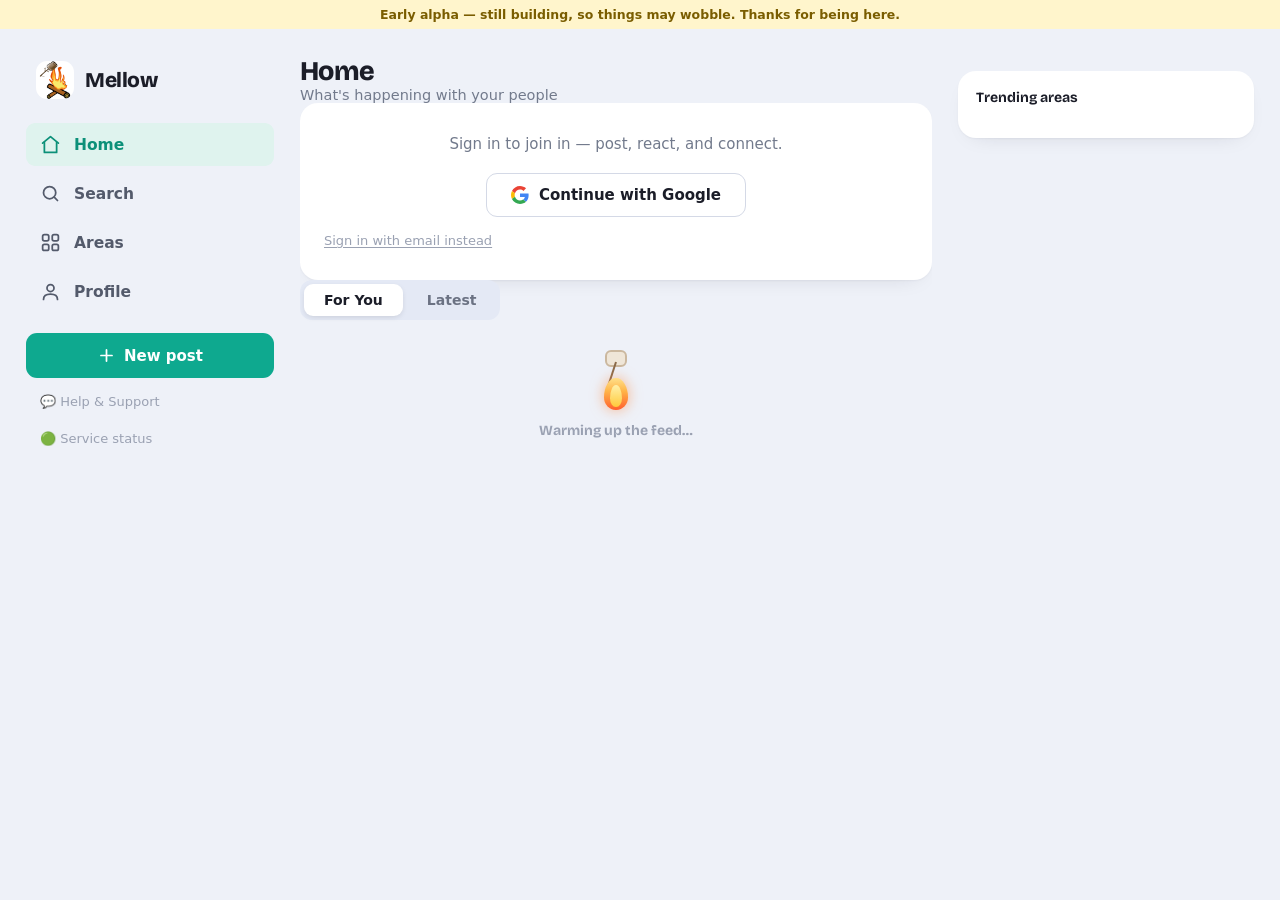
<file: app/index.html>
<html>
<head>
  <meta charset="utf-8" />
  <meta name="viewport" content="width=device-width, initial-scale=1" />
  <title>Mellow</title>
  <link rel="icon" href="assets/logo.png" />
  <link rel="manifest" href="manifest.webmanifest" />
  <link rel="apple-touch-icon" href="assets/icon-192.png" />
  <script>if('serviceWorker' in navigator){window.addEventListener('load',function(){navigator.serviceWorker.register('sw.js').catch(function(){});});}</script>
  <meta name="description" content="Social media that's actually on your side — a friendlier, safer place to be online." />
  <meta name="theme-color" content="#0ea98f" />
  <!-- Link preview (Open Graph / Twitter) -->
  <meta property="og:type" content="website" />
  <meta property="og:site_name" content="Mellow" />
  <meta property="og:title" content="Mellow" />
  <meta property="og:description" content="Social media that's actually on your side — a friendlier, safer place to be online." />
  <meta property="og:url" content="https://cooldude1259.github.io/my-social-media/app/index.html" />
  <meta property="og:image" content="https://cooldude1259.github.io/my-social-media/app/assets/logo.png" />
  <meta property="og:image:alt" content="Mellow" />
  <meta name="twitter:card" content="summary_large_image" />
  <meta name="twitter:title" content="Mellow" />
  <meta name="twitter:description" content="Social media that's actually on your side — a friendlier, safer place to be online." />
  <meta name="twitter:image" content="https://cooldude1259.github.io/my-social-media/app/assets/logo.png" />
  <link rel="preconnect" href="https://fonts.googleapis.com">
  <link rel="preconnect" href="https://fonts.gstatic.com" crossorigin>
  <link href="https://fonts.googleapis.com/css2?family=Bricolage+Grotesque:opsz,wght@12..96,500;12..96,600;12..96,700;12..96,800&family=Hanken+Grotesque:wght@400;500;600;700&display=swap" rel="stylesheet">
  <link rel="stylesheet" href="styles.css" />
  <!-- Theme helpers: defined inline (no module/Supabase deps) so they are
       always callable from the console — applyTheme/setActiveStyle/etc. -->
  <script>
    (function () {
      var THEME_VARS = [
        'primary','primary-hover','primary-deep','primary-soft','brand-grad',
        'text','text-body','text-soft','text-muted','text-faint','placeholder',
        'bg','surface','surface-2','surface-3','surface-4',
        'border','border-2','border-strong','hairline',
        'like','danger','font-head','font-body',
        'radius-card','radius-btn','radius-pill','shadow-card'
      ];
      var STYLE_KEY = 'ce_active_style';
      function applyTheme(row) {
        if (!row) return;
        var root = document.documentElement.style;
        for (var i = 0; i < THEME_VARS.length; i++) {
          var key = THEME_VARS[i];
          var v = row[key];
          if (v == null) v = row[key.replace(/-/g, '_')];
          if (v != null && v !== '') root.setProperty('--' + key, String(v));
        }
      }
      function clearTheme() {
        var root = document.documentElement.style;
        for (var i = 0; i < THEME_VARS.length; i++) root.removeProperty('--' + THEME_VARS[i]);
      }
      function setActiveStyle(row) {
        applyTheme(row);
        try { localStorage.setItem(STYLE_KEY, JSON.stringify(row)); } catch (e) {}
      }
      function resetActiveStyle() {
        try { localStorage.removeItem(STYLE_KEY); } catch (e) {}
        clearTheme(); // reverts to the :root defaults in styles.css
      }
      window.applyTheme = applyTheme;
      window.clearTheme = clearTheme;
      window.setActiveStyle = setActiveStyle;
      window.resetActiveStyle = resetActiveStyle;
      // Apply a locally-saved style right away (no flash, no dependencies).
      try { var c = localStorage.getItem(STYLE_KEY); if (c) applyTheme(JSON.parse(c)); } catch (e) {}

      // Motion mode: calm by default, "more motion" is opt-in. The html class
      // gates extra animations (CSS) and the escape button (CSS shows it).
      var MOTION_KEY = 'mellow_more_motion';
      function setMoreMotion(on) {
        document.documentElement.classList.toggle('motion-more', !!on);
        try { localStorage.setItem(MOTION_KEY, on ? '1' : '0'); } catch (e) {}
        var t = document.getElementById('moreMotionToggle');
        if (t) t.checked = !!on;
      }
      window.setMoreMotion = setMoreMotion;
      window.isMoreMotion = function () { return document.documentElement.classList.contains('motion-more'); };
      try { if (localStorage.getItem(MOTION_KEY) === '1') document.documentElement.classList.add('motion-more'); } catch (e) {}

      // TADC mode: characters peek in from the bottom corners.
      var TADC_KEY = 'mellow_tadc';
      function setTadc(on) {
        document.documentElement.classList.toggle('tadc', !!on);
        try { localStorage.setItem(TADC_KEY, on ? '1' : '0'); } catch (e) {}
        var t = document.getElementById('tadcToggle');
        if (t) t.checked = !!on;
      }
      window.setTadc = setTadc;
      window.isTadc = function () { return document.documentElement.classList.contains('tadc'); };
      try { if (localStorage.getItem(TADC_KEY) === '1') document.documentElement.classList.add('tadc'); } catch (e) {}
    })();
  </script>
</head>
<body>
  <div id="toast"></div>
  <button id="motionOffBtn" data-act="motion-off">🎢 Turn off more motion</button>
  <button id="shredGuiBtn" data-act="shred-gui">🪓 Shred GUI</button>
  <div id="tadcOverlay" aria-hidden="true"></div>
  <img id="tadcLeft" class="tadc-corner tadc-left" src="assets/scene.avif" alt="" aria-hidden="true" onerror="this.remove()" />
  <img id="tadcRight" class="tadc-corner tadc-right" src="assets/pomni.avif" alt="" aria-hidden="true" onerror="this.remove()" />
  <div class="alpha-banner">Early alpha — still building, so things may wobble. Thanks for being here.</div>

  <!-- Mobile top bar -->
  <div class="mobile-top-bar">
    <div class="brand" style="padding:0">
      <div class="logo-mark" style="width:32px;height:32px;font-size:17px;border-radius:9px"><img src="assets/logo.png" alt="Mellow" onerror="this.replaceWith(document.createTextNode('M'))"></div>
      <div class="brand-name" style="font-size:18px">Mellow</div>
    </div>
    <span class="av hidden" id="mobileAvatar" style="width:32px;height:32px;font-size:13px;background:var(--primary);cursor:pointer"></span>
  </div>

  <div class="shell">
    <!-- Sidebar -->
    <aside class="sidebar">
      <div class="brand">
        <div class="logo-mark"><img src="assets/logo.png" alt="Mellow" onerror="this.replaceWith(document.createTextNode('M'))"></div>
        <div class="brand-name">Mellow</div>
      </div>
      <button class="nav-item active" id="navHome" data-screen="home">
        <svg viewBox="0 0 24 24" fill="none" stroke="currentColor" stroke-width="2" stroke-linecap="round" stroke-linejoin="round"><path d="M3 10.5 12 3l9 7.5"/><path d="M5 9.5V21h14V9.5"/></svg>
        <span data-i18n="nav.home">Home</span>
      </button>
      <button class="nav-item" id="navSearch" data-screen="search">
        <svg viewBox="0 0 24 24" fill="none" stroke="currentColor" stroke-width="2" stroke-linecap="round" stroke-linejoin="round"><circle cx="11" cy="11" r="7"/><path d="m20 20-3.2-3.2"/></svg>
        <span data-i18n="nav.search">Search</span>
      </button>
      <button class="nav-item" id="navAreas" data-screen="areas">
        <svg viewBox="0 0 24 24" fill="none" stroke="currentColor" stroke-width="2" stroke-linecap="round" stroke-linejoin="round"><rect x="3" y="3" width="7" height="7" rx="2"/><rect x="14" y="3" width="7" height="7" rx="2"/><rect x="3" y="14" width="7" height="7" rx="2"/><rect x="14" y="14" width="7" height="7" rx="2"/></svg>
        <span data-i18n="nav.areas">Areas</span>
      </button>
      <button class="nav-item" id="navProfile" data-screen="profile">
        <svg viewBox="0 0 24 24" fill="none" stroke="currentColor" stroke-width="2" stroke-linecap="round" stroke-linejoin="round"><circle cx="12" cy="8" r="4"/><path d="M4 21c0-4 3.6-6 8-6s8 2 8 6"/></svg>
        <span data-i18n="nav.profile">Profile</span>
      </button>
      <button class="new-post-btn" id="sidebarNewPost">
        <svg viewBox="0 0 24 24" fill="none" stroke="currentColor" stroke-width="2.2" stroke-linecap="round"><path d="M12 5v14M5 12h14"/></svg>
        <span data-i18n="nav.new_post">New post</span>
      </button>
      <div class="me-row hidden" id="sidebarMe">
        <span class="av" id="sidebarAvatar" style="width:38px;height:38px;font-size:15px;background:var(--primary)"></span>
        <div>
          <div class="me-name" id="sidebarName"></div>
          <div class="me-sub" data-i18n="common.you">You</div>
        </div>
      </div>
      <button class="signout-btn" data-act="support">💬 <span data-i18n="support.help">Help &amp; Support</span></button>
      <button class="signout-btn" data-act="status">🟢 <span data-i18n="support.status">Service status</span></button>
      <button class="signout-btn hidden" id="signOutBtn" data-i18n="nav.sign_out">Sign out</button>
      <!-- kept hidden for JS compat -->
      <button class="hidden" id="myReportsBtn"></button>
      <button class="hidden" id="authUser"></button>
      <span class="hidden" id="userName"></span>
    </aside>

    <!-- Center column -->
    <main class="center-col">

      <!-- Home screen -->
      <div id="homeView">
        <div>
          <div class="page-head"><h1 data-i18n="home.title">Home</h1></div>
          <p class="page-sub" data-i18n="home.subtitle">What's happening with your people</p>
        </div>
        <div class="chips hidden" id="areaStrip"></div>
        <div id="announcements"></div>

        <div class="signin-card" id="signinPrompt">
          <p data-i18n="auth.sign_in_prompt">Sign in to join in — post, react, and connect.</p>
          <button class="btn-google" id="signInBtn">
            <svg viewBox="0 0 48 48" aria-hidden="true">
              <path fill="#EA4335" d="M24 9.5c3.54 0 6.71 1.22 9.21 3.6l6.85-6.85C35.9 2.38 30.47 0 24 0 14.62 0 6.51 5.38 2.56 13.22l7.98 6.19C12.43 13.72 17.74 9.5 24 9.5z"/>
              <path fill="#4285F4" d="M46.98 24.55c0-1.57-.15-3.09-.38-4.55H24v9.02h12.94c-.58 2.96-2.26 5.48-4.78 7.18l7.73 6c4.51-4.18 7.09-10.36 7.09-17.65z"/>
              <path fill="#FBBC05" d="M10.53 28.59c-.48-1.45-.76-2.99-.76-4.59s.27-3.14.76-4.59l-7.98-6.19C.92 16.46 0 20.12 0 24c0 3.88.92 7.54 2.56 10.78l7.97-6.19z"/>
              <path fill="#34A853" d="M24 48c6.48 0 11.93-2.13 15.89-5.81l-7.73-6c-2.15 1.45-4.92 2.3-8.16 2.3-6.26 0-11.57-4.22-13.47-9.91l-7.98 6.19C6.51 42.62 14.62 48 24 48z"/>
            </svg>
            <span data-i18n="auth.sign_in_google">Continue with Google</span>
          </button>
          <button class="email-auth-toggle" id="emailAuthToggle" data-i18n="auth.sign_in_email_toggle">Sign in with email instead</button>
          <div class="email-auth-form" id="emailAuthForm">
            <input type="email" id="emailAuthEmail" placeholder="Email" autocomplete="email" data-i18n-placeholder="auth.email" />
            <input type="password" id="emailAuthPassword" placeholder="Password" autocomplete="current-password" data-i18n-placeholder="auth.password" />
            <button type="button" class="btn-email" id="emailAuthSubmit" data-i18n="auth.sign_in">Sign in</button>
            <div class="email-auth-err" id="emailAuthErr"></div>
          </div>
        </div>

        <div class="post-prompt hidden" id="postPrompt">
          <span class="av" id="promptAvatar" style="width:40px;height:40px;font-size:16px;background:var(--primary)"></span>
          <div class="post-prompt-fake" data-i18n="home.post_prompt">Share something with your people…</div>
          <button class="post-prompt-btn" id="postPromptBtn" data-i18n="home.post_button">Post</button>
        </div>

        <form class="composer-card hidden" id="composer">
          <div class="composer-row">
            <span class="av" id="composerAvatar" style="width:40px;height:40px;font-size:16px;background:var(--primary)"></span>
            <input class="composer-title-input" id="title" type="text" maxlength="200" placeholder="Add a title (optional)" data-i18n-placeholder="composer.title_placeholder" />
          </div>
          <textarea class="composer-body-input" id="content" rows="3" maxlength="4000" placeholder="What do you want to share?" data-i18n-placeholder="composer.body_placeholder"></textarea>
          <div class="composer-bar">
            <div class="area-picks" id="areaPicks"></div>
            <button type="submit" class="composer-submit" id="postBtn" data-i18n="home.post_button">Post</button>
          </div>
          <div class="status-msg" id="status"></div>
        </form>

        <div class="feed-tabs" id="feedToggle">
          <button class="feed-tab active" id="tabForYou" data-i18n="feed.for_you">For You</button>
          <button class="feed-tab" id="tabLatest" data-i18n="feed.latest">Latest</button>
          <video id="tabTransition" class="tab-transition" muted playsinline preload="auto" aria-hidden="true"></video>
        </div>

        <div id="posts"><div class="mellow-loader"><div class="ml-stage"><span class="ml-marsh"></span><span class="ml-stick"></span><span class="ml-flame"></span></div><div class="ml-label" data-i18n="feed.loading">Warming up the feed…</div></div></div>
      </div>

      <!-- Search screen -->
      <div id="searchView" class="hidden">
        <div>
          <div class="page-head"><h1 data-i18n="search.title">Search</h1></div>
          <p class="page-sub" data-i18n="search.subtitle">Find posts and people</p>
        </div>
        <div class="searchbox">
          <svg viewBox="0 0 24 24" fill="none" stroke="currentColor" stroke-width="2" stroke-linecap="round" stroke-linejoin="round"><circle cx="11" cy="11" r="7"/><path d="m20 20-3.2-3.2"/></svg>
          <input id="searchInput" type="text" placeholder="Search posts and people…" autocomplete="off" data-i18n-placeholder="search.placeholder" />
          <button class="search-clear-btn hidden" id="searchClear">×</button>
        </div>
        <!-- hidden legacy refs -->
        <div class="hidden" id="searchBar"></div>
        <div id="searchResults"><p class="empty" data-i18n="search.start_typing">Start typing to search…</p></div>
      </div>

      <!-- Areas screen -->
      <div id="areasView" class="hidden">
        <div>
          <div class="page-head"><h1 data-i18n="areas.title">Areas</h1></div>
          <p class="page-sub" data-i18n="areas.subtitle">Jump into a corner of the community</p>
        </div>
        <div class="areas-grid" id="areasGrid"></div>
        <button class="suggest-area-btn-big" id="suggestAreaTrigger" style="margin-top:14px" data-i18n="areas.suggest">+ Suggest an area</button>
      </div>

      <!-- Profile screen -->
      <div id="profileView" class="hidden">
        <div id="profileBody"></div>
      </div>

      <!-- My Reports screen -->
      <div id="myReportsView" class="hidden">
        <div class="page-head" style="margin-bottom:4px"><h1>My Reports</h1></div>
        <p class="page-sub" style="margin-bottom:16px">Track the status of your submitted reports</p>
        <!-- hidden legacy button -->
        <button class="hidden" id="backToFeedBtn"></button>
        <button class="hidden" id="backBtn"></button>
        <div id="reportsList"><p class="empty">No reports yet.</p></div>
      </div>

    </main>

    <!-- Right rail -->
    <aside class="right-rail">
      <div id="railAnnouncement"></div>
      <div class="rail-card">
        <img class="rail-gif" src="assets/trending.gif" alt="" aria-hidden="true" onerror="this.remove()" />
        <p class="rail-title">Trending areas</p>
        <div id="railAreas"></div>
      </div>
    </aside>
  </div>

  <!-- Mobile bottom tab bar -->
  <nav class="mobile-tabbar">
    <button class="tab-item active" data-screen="home">
      <svg viewBox="0 0 24 24" fill="none" stroke="currentColor" stroke-width="2" stroke-linecap="round" stroke-linejoin="round"><path d="M3 10.5 12 3l9 7.5"/><path d="M5 9.5V21h14V9.5"/></svg>
    <span data-i18n="nav.home">Home</span>
    </button>
    <button class="tab-item" data-screen="search">
      <svg viewBox="0 0 24 24" fill="none" stroke="currentColor" stroke-width="2" stroke-linecap="round" stroke-linejoin="round"><circle cx="11" cy="11" r="7"/><path d="m20 20-3.2-3.2"/></svg>
    <span data-i18n="nav.search">Search</span>
    </button>
    <button class="fab-tab" id="fabNewPost">
      <svg viewBox="0 0 24 24" fill="none" stroke="currentColor" stroke-width="2.4" stroke-linecap="round"><path d="M12 5v14M5 12h14"/></svg>
    </button>
    <button class="tab-item" data-screen="areas">
      <svg viewBox="0 0 24 24" fill="none" stroke="currentColor" stroke-width="2" stroke-linecap="round" stroke-linejoin="round"><rect x="3" y="3" width="7" height="7" rx="2"/><rect x="14" y="3" width="7" height="7" rx="2"/><rect x="3" y="14" width="7" height="7" rx="2"/><rect x="14" y="14" width="7" height="7" rx="2"/></svg>
    <span data-i18n="nav.areas">Areas</span>
    </button>
    <button class="tab-item" data-screen="profile">
      <svg viewBox="0 0 24 24" fill="none" stroke="currentColor" stroke-width="2" stroke-linecap="round" stroke-linejoin="round"><circle cx="12" cy="8" r="4"/><path d="M4 21c0-4 3.6-6 8-6s8 2 8 6"/></svg>
    <span data-i18n="nav.profile">Profile</span>
    </button>
  </nav>

  <!-- Report Modal -->
  <div class="modal-overlay" id="reportModal">
    <div class="modal-dialog">
      <button class="modal-close" id="reportModalClose">×</button>
      <div class="modal-header">Report <span id="reportWhat"></span></div>
      <div class="modal-body">
        <textarea id="reportReason" maxlength="1000" placeholder="Tell us why you're reporting this (required)"></textarea>
        <div id="reportStatus" style="text-align:center;min-height:20px;font-size:14px;color:var(--primary)"></div>
      </div>
      <div class="modal-footer">
        <button class="btn-cancel" id="reportCancel">Cancel</button>
        <button class="btn-primary-modal" id="reportSubmit">Submit Report</button>
      </div>
    </div>
  </div>

  <!-- Suggest Area Modal -->
  <div class="modal-overlay" id="suggestAreaModal">
    <div class="modal-dialog">
      <button class="modal-close" id="suggestAreaClose">×</button>
      <div class="modal-header">Suggest an Area</div>
      <div class="modal-body">
        <p style="color:#727a8c;font-size:13px">Suggestions are reviewed by admins. You'll stay anonymous.</p>
        <input id="suggestAreaName" type="text" maxlength="50" placeholder="Area name (required)" />
        <textarea id="suggestAreaReason" maxlength="300" placeholder="Why would this be useful? (optional)" style="min-height:80px"></textarea>
        <div id="suggestAreaStatus" style="text-align:center;min-height:18px;font-size:14px;color:var(--primary)"></div>
      </div>
      <div class="modal-footer">
        <button class="btn-cancel" id="suggestAreaCancel">Cancel</button>
        <button class="btn-primary-modal" id="suggestAreaSubmit">Submit Suggestion</button>
      </div>
    </div>
  </div>

  <!-- Settings Modal -->
  <div class="modal-overlay" id="settingsModal">
    <div class="modal-dialog">
      <button class="modal-close" data-act="close-settings">×</button>
      <div class="modal-header">⚙️ Settings</div>
      <div class="modal-body">
        <label class="setting-row">
          <div class="setting-text">
            <div class="setting-title" data-i18n="settings.language_title">Language</div>
            <div class="setting-sub" data-i18n="settings.language_sub">Choose your app language.</div>
          </div>
          <select class="setting-select" id="languageSelect">
            <option value="en-AU">English (Australia)</option>
            <option value="fr">Français</option>
            <option value="es-ES">Español (España)</option>
            <option value="de">Deutsch</option>
            <option value="el">Ελληνικά</option>
            <option value="ga-IE">Gaeilge</option>
            <option value="it">Italiano</option>
            <option value="ja">日本語</option>
            <option value="ko">한국어</option>
            <option value="nl">Nederlands</option>
            <option value="ru">Русский</option>
            <option value="lol">LOLCAT</option>
          </select>
        </label>
        <label class="setting-row">
          <div class="setting-text">
            <div class="setting-title">Add more motion</div>
            <div class="setting-sub">Mellow keeps things calm by default. Turn this on for extra playful animation — you can switch it off any time from the button up top.</div>
          </div>
          <span class="switch"><input type="checkbox" id="moreMotionToggle" /><span class="switch-track"></span></span>
        </label>
        <label class="setting-row">
          <div class="setting-text">
            <div class="setting-title">🎪 TADC mode</div>
            <div class="setting-sub">A little circus chaos — friends peek in from the bottom corners.</div>
          </div>
          <span class="switch"><input type="checkbox" id="tadcToggle" /><span class="switch-track"></span></span>
        </label>
        <div class="settings-experiments hidden" id="experimentSettings">
          <div class="section-label">Experimental buttons</div>
          <label class="setting-row">
            <div class="setting-text">
              <div class="setting-title">More motion button position</div>
              <div class="setting-sub">Move the motion escape button to a different corner.</div>
            </div>
            <select class="setting-select" id="motionBtnDock">
              <option value="top-right">Top right</option>
              <option value="top-left">Top left</option>
              <option value="bottom-right">Bottom right</option>
              <option value="bottom-left">Bottom left</option>
            </select>
          </label>
          <label class="setting-row">
            <div class="setting-text">
              <div class="setting-title">Shred GUI button position</div>
              <div class="setting-sub">Choose where the experimental GUI shredder floats.</div>
            </div>
            <select class="setting-select" id="shredBtnDock">
              <option value="bottom-left">Bottom left</option>
              <option value="top-left">Top left</option>
              <option value="bottom-right">Bottom right</option>
              <option value="top-right">Top right</option>
            </select>
          </label>
        </div>
      </div>
      <div class="modal-footer">
        <button class="btn-primary-modal" data-act="close-settings">Done</button>
      </div>
    </div>
  </div>

  <script>if(new URLSearchParams(location.search).has('debug')){var d=document.createElement('script');d.src='debug.js';document.head.appendChild(d);}</script>
  <script type="module" src="script.js"></script>
</body>
</html>
</file>
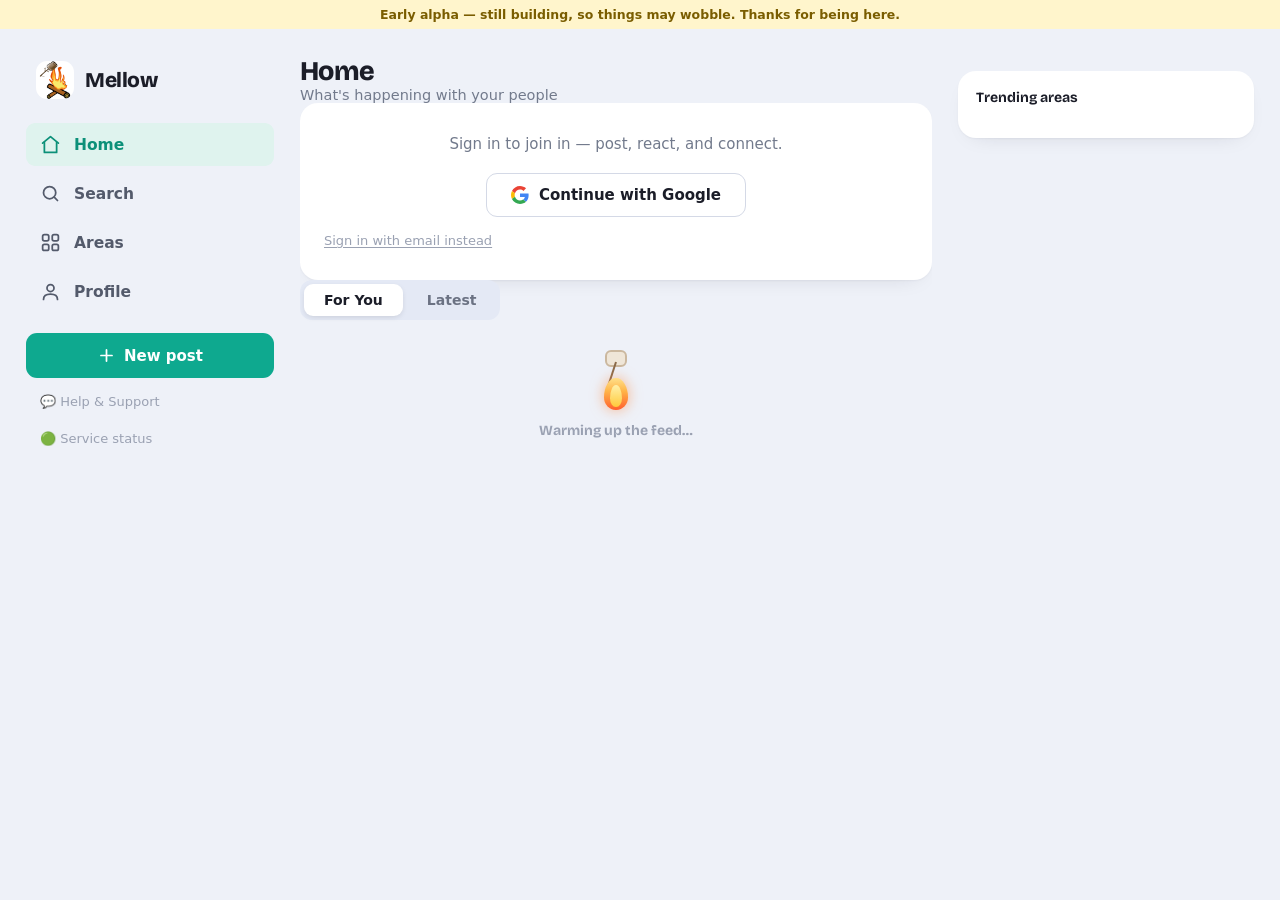
<file: app/experiments/index.html>
<!doctype html>
<html lang="en">
  <head>
    <meta charset="utf-8" />
    <meta name="viewport" content="width=device-width, initial-scale=1" />
    <title>Mellow Experiments</title>
    <script>
      (function () {
        var url = new URL('../index.html', location.href);
        var params = new URLSearchParams(location.search);
        params.set('experiments', '1');
        url.search = params.toString();
        url.hash = location.hash;
        location.replace(url.toString());
      })();
    </script>
  </head>
  <body></body>
</html>
</file>
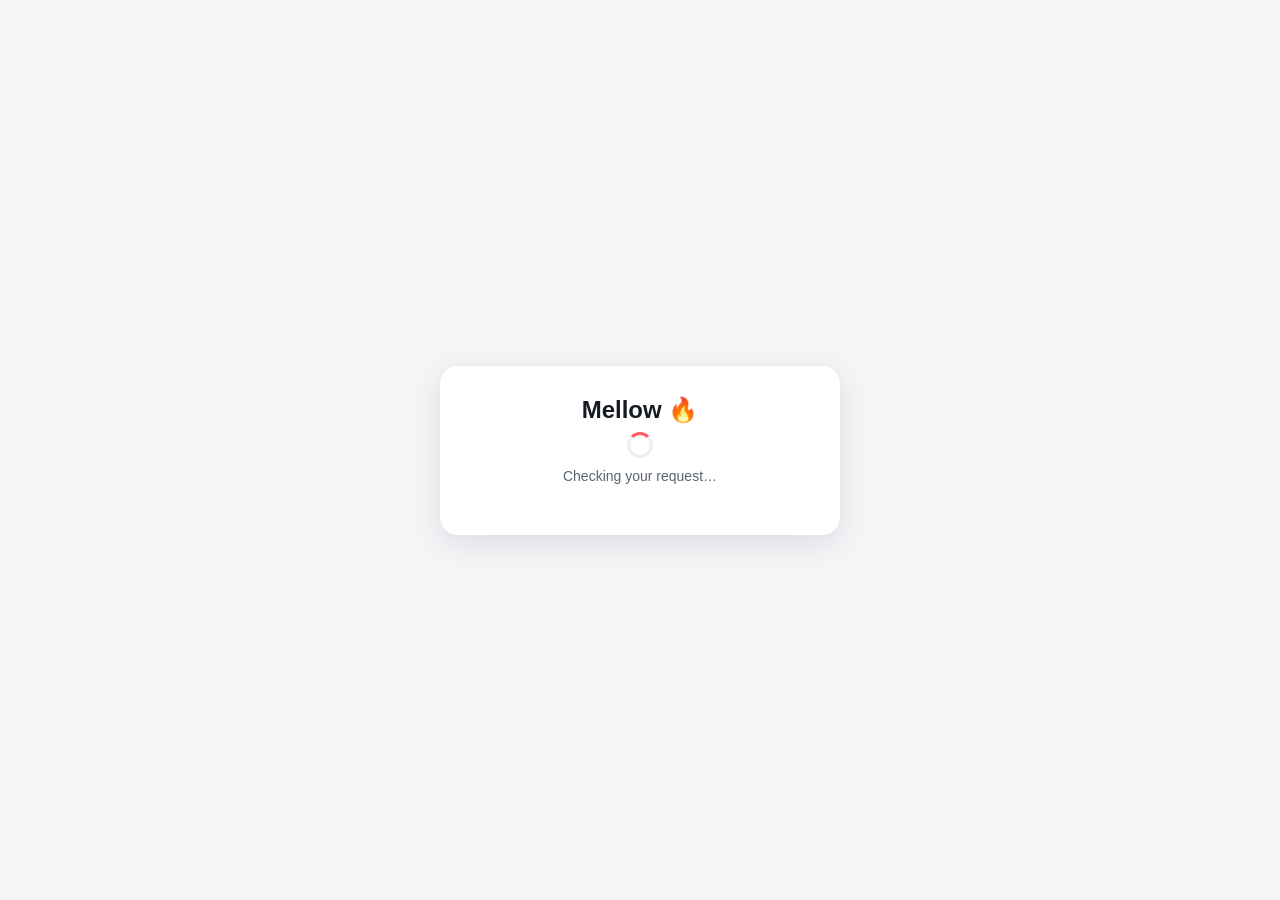
<file: app/oauth/consent/index.html>
<!doctype html>
<html lang="en">
<head>
  <meta charset="utf-8" />
  <meta name="viewport" content="width=device-width, initial-scale=1" />
  <title>Authorize · Mellow</title>
  <style>
    :root{--primary:#ff5a5f}
    *{box-sizing:border-box}
    body{margin:0;min-height:100vh;display:grid;place-items:center;background:#f4f5f7;
      font-family:-apple-system,BlinkMacSystemFont,'Segoe UI',Roboto,Helvetica,Arial,sans-serif;color:#161a22}
    .card{background:#fff;border-radius:18px;padding:30px 32px;max-width:400px;width:calc(100% - 32px);
      box-shadow:0 8px 30px rgba(20,24,40,.10)}
    .logo{font-size:24px;font-weight:800;text-align:center;margin-bottom:4px}
    h1{font-size:18px;margin:14px 0 6px;text-align:center}
    .sub{color:#5b6472;font-size:14px;line-height:1.5;text-align:center;margin:0 0 18px}
    .app{font-weight:700}
    .scopes{background:#f7f8fa;border:1px solid #eef0f3;border-radius:12px;padding:12px 14px;margin:0 0 18px}
    .scopes h2{font-size:12px;text-transform:uppercase;letter-spacing:.04em;color:#8a92a1;margin:0 0 8px}
    .scopes ul{margin:0;padding-left:18px}
    .scopes li{font-size:14px;color:#3a414d;margin:3px 0}
    .who{font-size:12.5px;color:#8a92a1;text-align:center;margin:0 0 18px}
    .row{display:flex;gap:10px}
    button{flex:1;padding:12px;border-radius:11px;font-size:15px;font-weight:700;cursor:pointer;border:1px solid transparent}
    .allow{background:var(--primary);color:#fff}
    .deny{background:#fff;color:#3a414d;border-color:#dfe3e8}
    button:disabled{opacity:.6;cursor:default}
    .spin{width:26px;height:26px;margin:8px auto;border:3px solid #eee;border-top-color:var(--primary);
      border-radius:50%;animation:s .8s linear infinite}
    @keyframes s{to{transform:rotate(360deg)}}
    .err{color:#c02626;font-size:14px;text-align:center;line-height:1.5}
    .hidden{display:none}
  </style>
</head>
<body>
  <div class="card">
    <div class="logo">Mellow 🔥</div>
    <div id="loading">
      <div class="spin"></div>
      <p class="sub" id="loadingMsg">Checking your request…</p>
    </div>

    <div id="consent" class="hidden">
      <h1>Authorize access</h1>
      <p class="sub"><span class="app" id="appName">An app</span> wants to sign you in with your Mellow account.</p>
      <div class="scopes hidden" id="scopeBox">
        <h2>It will be able to</h2>
        <ul id="scopeList"></ul>
      </div>
      <p class="who" id="who"></p>
      <div class="row">
        <button class="deny" id="denyBtn">Deny</button>
        <button class="allow" id="allowBtn">Allow</button>
      </div>
    </div>

    <div id="error" class="hidden"><p class="err" id="errMsg"></p></div>
  </div>

  <script type="module">
    import { createClient } from 'https://esm.sh/@supabase/supabase-js@2';
    const SUPABASE_URL = 'https://bmfbnydcanksjwquljzb.supabase.co';
    const SUPABASE_PUBLISHABLE_KEY = 'sb_publishable_qa7veCIyFBL1_BYNFOCsXQ_cfHGKyh0';
    const supabase = createClient(SUPABASE_URL, SUPABASE_PUBLISHABLE_KEY, {
      db: { schema: 'social-media-public' },
      auth: { flowType: 'pkce', detectSessionInUrl: true, persistSession: true },
    });

    const $ = (id) => document.getElementById(id);
    const show = (id) => $(id).classList.remove('hidden');
    const hide = (id) => $(id).classList.add('hidden');
    function fail(text) { hide('loading'); hide('consent'); $('errMsg').textContent = text; show('error'); }

    // Human-friendly labels for common OAuth scopes; unknown scopes show raw.
    const SCOPE_LABELS = {
      openid: 'Confirm your identity',
      email: 'See your email address',
      profile: 'See your basic profile',
      offline_access: 'Stay signed in',
    };

    const authId = new URLSearchParams(location.search).get('authorization_id');

    (async () => {
      if (!authId) return fail('This authorization link is missing information. Please start again from the app.');
      if (!supabase.auth.oauth) return fail('This browser build is out of date. Please refresh and try again.');

      // Must be signed in to Mellow. If not, sign in and return to this exact URL.
      const { data: { session } } = await supabase.auth.getSession();
      if (!session) {
        $('loadingMsg').textContent = 'Sending you to sign in…';
        await supabase.auth.signInWithOAuth({ provider: 'google', options: { redirectTo: location.href } });
        return;
      }

      // Fetch what the app is asking for (or an immediate redirect if already consented).
      const { data, error } = await supabase.auth.oauth.getAuthorizationDetails(authId);
      if (error) return fail(error.message || 'Could not load this authorization request.');
      if (data?.redirect_url) { location.href = data.redirect_url; return; } // already approved

      const client = data?.client || {};
      $('appName').textContent = client.name || client.client_name || 'An app';
      const scopes = Array.isArray(data?.scopes) ? data.scopes : [];
      if (scopes.length) {
        $('scopeList').innerHTML = scopes
          .map((s) => `<li>${SCOPE_LABELS[s] || s}</li>`).join('');
        show('scopeBox');
      }
      const handle = session.user?.user_metadata?.name || session.user?.email || '';
      if (handle) $('who').textContent = `Signed in as ${handle}`;

      hide('loading'); show('consent');

      $('allowBtn').addEventListener('click', () => decide('approve'));
      $('denyBtn').addEventListener('click', () => decide('deny'));
    })();

    async function decide(kind) {
      $('allowBtn').disabled = true; $('denyBtn').disabled = true;
      try {
        const fn = kind === 'approve'
          ? supabase.auth.oauth.approveAuthorization(authId)
          : supabase.auth.oauth.denyAuthorization(authId);
        const { data, error } = await fn;
        if (error || !data?.redirect_url) throw new Error(error?.message || 'No redirect from Supabase.');
        location.href = data.redirect_url;
      } catch (e) {
        console.error('oauth decide', e);
        $('allowBtn').disabled = false; $('denyBtn').disabled = false;
        fail('Something went wrong finishing authorization. Please try again.');
      }
    }
  </script>
</body>
</html>
</file>
<file: app/styles.css>
/* ===========================================================================
   Mellow — design tokens
   Edit a value here once and it updates everywhere it's used below.
   =========================================================================== */
:root{
  /* Brand / primary */
  --primary:#0ea98f;
  --primary-hover:#0b8f78;
  --primary-deep:#0c9079;
  --primary-soft:#dff3ee;
  --brand-grad:linear-gradient(135deg,#19c3a6,#0e9f88);

  /* Text */
  --text:#1b1d28;
  --text-body:#3a4052;
  --text-soft:#535a6b;
  --text-muted:#727a8c;
  --text-faint:#9aa1b2;
  --placeholder:#b3bacb;

  /* Surfaces */
  --bg:#eef1f8;
  --surface:#fff;
  --surface-2:#f7f8fc;
  --surface-3:#f1f4fb;
  --surface-4:#e4e9f5;

  /* Borders */
  --border:#e6eaf3;
  --border-2:#dde3f0;
  --border-strong:#d4d9e6;
  --hairline:#eef1f7;

  /* Accents */
  --like:#ff4d6d;
  --danger:#e85555;

  /* Typography */
  --font-head:'Bricolage Grotesque',sans-serif;
  --font-body:'Hanken Grotesque',system-ui,sans-serif;

  /* Shape */
  --radius-card:18px;
  --radius-btn:11px;
  --radius-pill:999px;

  /* Elevation */
  --shadow-card:0 1px 2px rgba(27,29,40,.04),0 8px 24px -16px rgba(27,29,40,.22);

  /* Motion */
  --t:.12s;
  --ease-squish:cubic-bezier(.34,1.56,.64,1); /* springy bounce-back */
  --ease-soft:cubic-bezier(.22,.61,.36,1);    /* calm slow-out */
}

*,*::before,*::after{box-sizing:border-box;margin:0;padding:0}
body{font-family:var(--font-body);color:var(--text);background:var(--bg);min-height:100vh;-webkit-font-smoothing:antialiased}

/* Shell */
.shell{display:grid;grid-template-columns:248px minmax(0,1fr) 296px;gap:26px;padding:26px;align-items:start;max-width:1400px;margin:0 auto}

/* Sidebar */
.sidebar{position:sticky;top:26px;display:flex;flex-direction:column;gap:6px}
.brand{display:flex;align-items:center;gap:11px;padding:6px 10px 18px}
.logo-mark{width:38px;height:38px;border-radius:var(--radius-btn);background:var(--brand-grad);display:flex;align-items:center;justify-content:center;color:var(--surface);font-family:var(--font-head);font-weight:800;font-size:20px;flex:0 0 auto}
.logo-mark img{width:100%;height:100%;object-fit:contain;border-radius:inherit;display:block}
.logo-mark:has(img){background:none}
.brand-name{font-family:var(--font-head);font-weight:800;font-size:21px;letter-spacing:-.02em;color:var(--text)}
.nav-item{display:flex;align-items:center;gap:13px;padding:11px 14px;border-radius:9px;color:var(--text-soft);font-weight:600;font-size:15.5px;cursor:pointer;border:none;background:none;text-align:left;width:100%;transition:background var(--t),color var(--t);font-family:var(--font-body)}
.nav-item:hover{background:var(--surface-4)}
.nav-item.active{background:var(--primary-soft);color:var(--primary-deep);font-weight:700}
.nav-item svg{width:21px;height:21px;flex:0 0 auto}
.new-post-btn{margin-top:14px;display:flex;align-items:center;justify-content:center;gap:8px;background:var(--primary);color:var(--surface);border:none;font-family:var(--font-body);font-weight:700;font-size:15px;padding:13px;border-radius:var(--radius-btn);cursor:pointer;transition:background var(--t);width:100%}
.new-post-btn:hover{background:var(--primary-hover)}
.new-post-btn svg{width:19px;height:19px;flex:0 0 auto}
.me-row{display:flex;align-items:center;gap:11px;padding:12px 10px;border-radius:13px;cursor:pointer;margin-top:16px;transition:background var(--t)}
.me-row:hover{background:var(--surface-4)}
.me-name{font-weight:700;font-size:14px;color:var(--text)}
.me-sub{font-size:12.5px;color:var(--text-faint)}
.signout-btn{margin-top:4px;background:none;border:none;color:var(--text-faint);font-family:var(--font-body);font-size:13px;padding:6px 14px;cursor:pointer;text-align:left;border-radius:9px;width:100%;transition:background var(--t)}
.signout-btn:hover{background:var(--surface-3);color:var(--text-soft)}

/* Center column */
.center-col{min-width:0;display:flex;flex-direction:column;gap:16px;padding-bottom:40px;overflow-x:clip}
#posts,#searchResults,#profilePosts{display:flex;flex-direction:column;gap:16px}

/* Right rail */
.right-rail{position:sticky;top:26px;display:flex;flex-direction:column;gap:16px}
.rail-card{background:var(--surface);border-radius:var(--radius-card);padding:18px;box-shadow:var(--shadow-card)}
.rail-title{font-family:var(--font-head);font-size:14px;font-weight:700;color:var(--text);margin:0 0 14px}
.ann-card{background:linear-gradient(135deg,#fff4ec,#ffe9ef);border:1px solid #ffd9c2;border-radius:var(--radius-card);padding:17px}
.ann-label{font-family:var(--font-head);font-size:11px;font-weight:800;letter-spacing:.08em;text-transform:uppercase;color:#ff6b3d;margin:0 0 7px}
.ann-title-text{font-family:var(--font-head);font-size:16px;font-weight:700;margin:0 0 5px;color:var(--text)}
.ann-body-text{font-size:13.5px;line-height:1.5;color:#6a5043;margin:0}
.rail-row{display:flex;align-items:center;gap:11px;padding:9px 0;cursor:pointer}
.rail-row+.rail-row{border-top:1px solid var(--surface-3)}
.rail-row-name{font-weight:700;font-size:14px}
.rail-row-sub{font-size:12.5px;color:var(--text-faint)}
.rail-count{margin-left:auto;font-size:13px;font-weight:700;color:var(--primary)}

/* Avatars */
.av{border-radius:50%;display:flex;align-items:center;justify-content:center;color:var(--surface);font-weight:700;font-family:var(--font-body);flex:0 0 auto;line-height:1;object-fit:cover}
img.av{background:var(--surface-4)}

/* Page header */
.page-head{display:flex;align-items:baseline;gap:12px}
.page-head h1{font-family:var(--font-head);font-size:27px;font-weight:800;letter-spacing:-.02em}
.page-sub{color:var(--text-muted);font-size:14.5px}

/* Area chips */
.chips{display:flex;gap:9px;overflow-x:auto;padding:2px 0 4px;scrollbar-width:none}
.chips::-webkit-scrollbar{display:none}
.chip{flex:0 0 auto;border:1px solid var(--border-2);background:var(--surface);color:#525a6c;font-family:var(--font-body);font-weight:600;font-size:13.5px;padding:8px 15px;border-radius:var(--radius-pill);cursor:pointer;display:flex;align-items:center;gap:7px;white-space:nowrap;transition:border-color var(--t)}
.chip:hover{border-color:#bcc6db}
.chip.active{color:var(--surface);border-color:transparent}
.chip-dot{width:8px;height:8px;border-radius:50%;flex:0 0 auto}
.suggest-chip{flex:0 0 auto;background:none;border:1px dashed #c2cbe0;color:var(--text-faint);font-family:var(--font-body);font-weight:600;font-size:13px;padding:8px 15px;border-radius:var(--radius-pill);cursor:pointer;white-space:nowrap;transition:border-color var(--t),color var(--t)}
.suggest-chip:hover{border-color:var(--text-faint);color:var(--text-soft)}

/* Post prompt */
.post-prompt{display:flex;align-items:center;gap:12px;background:var(--surface);border-radius:var(--radius-card);padding:13px 15px;box-shadow:var(--shadow-card);cursor:text}
.post-prompt-fake{flex:1;color:var(--text-faint);font-size:15px;font-weight:500}
.post-prompt-btn{flex:0 0 auto;background:var(--primary);color:var(--surface);border:none;font-family:var(--font-body);font-weight:700;font-size:14px;padding:9px 18px;border-radius:var(--radius-btn);cursor:pointer;transition:background var(--t)}
.post-prompt-btn:hover{background:var(--primary-hover)}

/* Composer */
.composer-card{background:var(--surface);border-radius:var(--radius-card);padding:18px;box-shadow:var(--shadow-card)}
.composer-row{display:flex;align-items:center;gap:11px;margin-bottom:13px}
.composer-title-input{width:100%;border:none;font-family:var(--font-head);font-weight:700;font-size:18px;color:var(--text);outline:none;background:none}
.composer-title-input::placeholder{color:var(--placeholder)}
.composer-body-input{width:100%;border:none;background:none;font-family:var(--font-body);font-size:15px;line-height:1.5;color:var(--text-body);outline:none;resize:none;min-height:62px}
.composer-body-input::placeholder{color:var(--placeholder)}
.composer-bar{display:flex;align-items:center;gap:9px;margin-top:6px;padding-top:13px;border-top:1px solid var(--hairline)}
.area-picks{display:flex;gap:7px;flex-wrap:wrap;flex:1;min-width:0}
.area-pick{border:1px solid var(--border-2);background:var(--surface);color:#525a6c;font-family:var(--font-body);font-weight:600;font-size:12.5px;padding:6px 12px;border-radius:var(--radius-pill);cursor:pointer;display:flex;align-items:center;gap:6px;transition:background var(--t);white-space:nowrap}
.area-pick.active{color:var(--surface);border-color:transparent}
.composer-submit{background:var(--primary);color:var(--surface);border:none;font-family:var(--font-body);font-weight:700;font-size:14.5px;padding:10px 22px;border-radius:var(--radius-btn);cursor:pointer;flex:0 0 auto;transition:background var(--t)}
.composer-submit:hover{background:var(--primary-hover)}
.composer-submit:disabled{background:#c2cbe0;cursor:default}

/* Feed tabs */
.feed-tabs{display:flex;gap:4px;background:var(--surface-4);padding:4px;border-radius:12px;width:max-content}
.feed-tab{border:none;background:none;font-family:var(--font-body);font-weight:700;font-size:14px;color:#6b7283;padding:8px 20px;border-radius:9px;cursor:pointer;transition:background var(--t),color var(--t)}
.feed-tab.active{background:var(--surface);color:var(--text);box-shadow:0 2px 6px -2px rgba(27,29,40,.18)}
.feed-tabs{position:relative}
.tab-transition{position:absolute;inset:0;width:100%;height:100%;object-fit:cover;border-radius:12px;opacity:0;pointer-events:none;transition:opacity .18s ease}
.tab-transition.show{opacity:1}

/* Post card */
.card{background:var(--surface);border-radius:var(--radius-card);padding:18px 19px;box-shadow:var(--shadow-card)}
.phead{display:flex;align-items:center;gap:11px;margin-bottom:13px}
.pinfo{min-width:0;flex:1}
.pauthor{font-weight:700;font-size:15px;color:var(--text);cursor:pointer;white-space:nowrap}
.pauthor.nolink{cursor:default}
.pmeta{font-size:12.5px;color:var(--text-faint)}
.abadge{font-size:11.5px;font-weight:700;padding:4px 10px;border-radius:var(--radius-pill);margin-left:auto;white-space:nowrap;flex:0 0 auto}
.ptitle{font-family:var(--font-head);font-size:18px;font-weight:700;letter-spacing:-.01em;margin:0 0 5px}
.pbody{font-size:15px;line-height:1.55;color:var(--text-body);margin:0;white-space:pre-wrap;word-break:break-word}
.ptags{display:flex;flex-wrap:wrap;gap:7px;margin-top:12px}
.ptag{font-size:12.5px;color:#677088;background:var(--surface-3);padding:4px 11px;border-radius:8px;font-weight:600}
.pacts{display:flex;align-items:center;gap:8px;margin-top:14px;padding-top:13px;border-top:1px solid var(--hairline)}
.pact{display:flex;align-items:center;gap:7px;border:none;background:none;color:#6b7283;font-family:var(--font-body);font-weight:600;font-size:14px;padding:7px 11px;border-radius:10px;cursor:pointer;transition:background var(--t)}
.pact:hover{background:var(--surface-3)}
.pact svg{width:18px;height:18px}
.pact.liked{color:var(--like)}
.pact.liked svg{fill:var(--like)}
.pact.del-act{margin-left:auto;color:var(--danger)}
.pact.del-act:hover{background:rgba(239,68,68,.08)}

/* Post menu */
.post-menu{position:relative;margin-left:auto}
.post-menu-btn{background:none;border:none;color:var(--text-faint);font-size:18px;line-height:1;cursor:pointer;padding:4px 8px;border-radius:8px;transition:background var(--t),color var(--t)}
.post-menu-btn:hover{background:var(--surface-3);color:var(--text-soft)}
.post-menu-dropdown{position:absolute;top:100%;right:0;background:var(--surface);border:1px solid var(--border);border-radius:12px;min-width:150px;box-shadow:0 4px 16px rgba(27,29,40,.14);z-index:100;display:none}
.post-menu-dropdown.open{display:block}
.post-menu-dropdown button{display:block;width:100%;text-align:left;background:none;border:none;color:var(--text-body);padding:10px 14px;font-size:14px;font-family:var(--font-body);cursor:pointer;transition:background var(--t)}
.post-menu-dropdown button:first-child{border-radius:11px 11px 0 0}
.post-menu-dropdown button:last-child{border-radius:0 0 11px 11px}
.post-menu-dropdown button:hover{background:var(--surface-3)}

/* Announcement feed banner */
.announcement{position:relative;border-radius:var(--radius-card);padding:17px 44px 17px 17px;background:linear-gradient(135deg,#fff4ec,#ffe9ef);border:1px solid #ffd9c2}
.announcement .ann-label{font-family:var(--font-head);font-size:11px;font-weight:800;letter-spacing:.08em;text-transform:uppercase;color:#ff6b3d;margin:0 0 7px}
.announcement .ann-title{font-family:var(--font-head);font-size:16px;font-weight:700;margin:0 0 5px;color:var(--text)}
.announcement .ann-body{font-size:13.5px;line-height:1.5;color:#6a5043;white-space:pre-wrap;word-break:break-word}
.announcement .ann-time{font-size:11px;color:var(--text-faint);margin-top:8px}
.announcement .ann-dismiss{position:absolute;top:10px;right:12px;cursor:pointer;color:var(--text-faint);background:none;border:none;font-size:20px;line-height:1;transition:color var(--t)}
.announcement .ann-dismiss:hover{color:var(--text-soft)}

/* Search */
.searchbox{display:flex;align-items:center;gap:10px;background:var(--surface);border:1px solid #e2e7f1;border-radius:14px;padding:12px 16px;box-shadow:0 1px 2px rgba(27,29,40,.04)}
.searchbox input{flex:1;border:none;outline:none;font-family:var(--font-body);font-size:15px;color:var(--text);background:none}
.searchbox input::placeholder{color:var(--placeholder)}
.searchbox svg{width:19px;height:19px;color:var(--text-faint);flex:0 0 auto}
.search-clear-btn{background:none;border:none;color:var(--text-faint);font-size:20px;cursor:pointer;line-height:1;padding:0 4px}
.search-clear-btn:hover{color:var(--text-soft)}
.search-heading{font-size:12px;font-weight:700;letter-spacing:.05em;text-transform:uppercase;color:var(--text-faint);margin:12px 2px 6px}
.user-result{display:flex;align-items:center;gap:12px;background:var(--surface);border-radius:14px;padding:13px 16px;cursor:pointer;box-shadow:0 1px 2px rgba(27,29,40,.04),0 8px 24px -18px rgba(27,29,40,.2);transition:transform var(--t)}
.user-result:hover{transform:translateY(-1px)}
.user-result-name{font-weight:700;font-size:14px;color:var(--text)}

/* Areas grid */
.areas-grid{display:grid;grid-template-columns:repeat(2,1fr);gap:14px}
.area-card{border-radius:var(--radius-card);padding:18px;cursor:pointer;color:var(--surface);position:relative;overflow:hidden;min-height:118px;display:flex;flex-direction:column;justify-content:flex-end;box-shadow:0 10px 26px -14px rgba(27,29,40,.5);transition:transform var(--t)}
.area-card:hover{transform:translateY(-2px)}
.area-icon{position:absolute;top:14px;right:15px;font-size:26px;opacity:.9}
.area-name{font-family:var(--font-head);font-size:19px;font-weight:800;margin:0}
.area-blurb{font-size:13px;opacity:.93;margin:4px 0 0;line-height:1.35}
.area-count{font-size:12.5px;opacity:.82;margin:7px 0 0;font-weight:600}
.suggest-area-btn-big{display:flex;align-items:center;justify-content:center;padding:14px;border-radius:var(--radius-card);border:2px dashed #c2cbe0;background:none;color:var(--text-faint);font-family:var(--font-body);font-weight:700;font-size:15px;cursor:pointer;transition:border-color var(--t),color var(--t);width:100%}
.suggest-area-btn-big:hover{border-color:var(--text-faint);color:var(--text-soft)}

/* Profile */
.profile-card{background:var(--surface);border-radius:20px;overflow:hidden;box-shadow:0 1px 2px rgba(27,29,40,.04),0 10px 30px -18px rgba(27,29,40,.3)}
.profile-banner{height:96px;background:linear-gradient(120deg,#0ea98f,#19c3a6 50%,#ffb347)}
.profile-inner{padding:0 22px 22px}
.profile-av{margin-top:-44px;border:5px solid var(--surface)}
.profile-name{font-family:var(--font-head);font-size:23px;font-weight:800;margin:11px 0 2px;letter-spacing:-.01em}
.profile-handle{color:#8b93a5;font-size:14px;margin:0}
.profile-bio{font-size:14.5px;line-height:1.55;color:var(--text-body);margin:13px 0}
.profile-stats{display:flex;gap:26px;margin:14px 0 4px}
.profile-stat b{font-family:var(--font-head);font-size:19px;font-weight:800;display:block}
.profile-stat span{font-size:12.5px;color:#8b93a5}
.ghost-btn{border:1px solid var(--border-strong);background:var(--surface);color:var(--text);font-family:var(--font-body);font-weight:700;font-size:14px;padding:9px 18px;border-radius:var(--radius-btn);cursor:pointer;transition:background var(--t);margin-top:10px}
.ghost-btn:hover{background:var(--surface-3)}
.section-label{font-size:12px;font-weight:700;letter-spacing:.05em;text-transform:uppercase;color:var(--text-faint);margin:16px 0 8px}
.profile-edit textarea{width:100%;background:var(--surface-2);border:1px solid var(--border);color:var(--text);border-radius:var(--radius-btn);padding:10px 12px;font-family:var(--font-body);font-size:14px;outline:none;margin-bottom:8px}
.profile-edit textarea:focus{border-color:var(--primary)}
.profile-audiences .label{font-size:12px;color:var(--text-faint);margin-bottom:6px}

/* Sign-in card */
.signin-card{background:var(--surface);border-radius:var(--radius-card);padding:32px 24px;text-align:center;box-shadow:var(--shadow-card)}
.signin-card p{color:var(--text-muted);margin-bottom:20px;font-size:15px}
.btn-google{display:inline-flex;align-items:center;gap:10px;background:var(--surface);color:var(--text);border:1px solid var(--border-strong);font-family:var(--font-body);font-weight:700;font-size:15px;padding:12px 24px;border-radius:var(--radius-btn);cursor:pointer;transition:background var(--t),box-shadow var(--t)}
.btn-google:hover{background:var(--surface-2);box-shadow:0 2px 8px rgba(27,29,40,.12)}
.btn-google svg{width:18px;height:18px}
.email-auth-toggle{display:block;margin-top:16px;font-size:13px;color:var(--text-faint);background:none;border:none;cursor:pointer;font-family:var(--font-body);padding:0;text-decoration:underline;text-underline-offset:2px}
.email-auth-toggle:hover{color:var(--primary)}
.email-auth-form{display:none;margin-top:16px;text-align:left}
.email-auth-form.open{display:block}
.email-auth-form input{width:100%;box-sizing:border-box;padding:10px 14px;border:1px solid var(--border-strong);border-radius:9px;font-family:var(--font-body);font-size:14px;margin-bottom:8px;outline:none;transition:border-color var(--t)}
.email-auth-form input:focus{border-color:var(--primary)}
.email-auth-form .btn-email{width:100%;background:var(--primary);color:var(--surface);border:none;border-radius:9px;padding:10px;font-family:var(--font-body);font-weight:700;font-size:14px;cursor:pointer;transition:background var(--t)}
.email-auth-form .btn-email:hover{background:var(--primary-hover)}
.email-auth-err{display:none;color:#e53935;font-size:13px;margin-top:6px;text-align:center}

/* Toast */
#toast{position:fixed;top:0;left:0;right:0;z-index:9999;padding:14px 20px;text-align:center;font-size:15px;font-weight:600;transform:translateY(-100%);transition:transform .3s ease;pointer-events:none;font-family:var(--font-body)}
#toast.show{transform:translateY(0);pointer-events:auto}
#toast.error{background:rgba(220,38,38,.92);color:#fee2e2;border-bottom:1px solid rgba(248,113,113,.5);backdrop-filter:blur(8px)}
#toast.info{background:rgba(14,169,143,.92);color:var(--surface);border-bottom:1px solid rgba(14,169,143,.5);backdrop-filter:blur(8px)}

/* Modals */
.modal-overlay{position:fixed;inset:0;background:rgba(27,29,40,.5);display:none;z-index:2000;align-items:center;justify-content:center}
.modal-overlay.open{display:flex}
.modal-dialog{background:var(--surface);border-radius:var(--radius-card);padding:24px;max-width:480px;width:90%;box-shadow:0 8px 32px rgba(27,29,40,.2)}
.modal-header{font-size:18px;font-weight:700;margin-bottom:16px;color:var(--text);font-family:var(--font-head)}
.modal-close{float:right;background:none;border:none;color:var(--text-faint);font-size:24px;cursor:pointer;line-height:1;padding:0;width:24px;height:24px;transition:color var(--t)}
.modal-close:hover{color:var(--text)}
.modal-body{display:flex;flex-direction:column;gap:12px}
.modal-body textarea,.modal-body input{width:100%;background:var(--surface-2);border:1px solid var(--border);color:var(--text);border-radius:var(--radius-btn);padding:12px 14px;font-family:var(--font-body);font-size:14px;outline:none;resize:vertical;min-height:80px}
.modal-body input{min-height:auto;resize:none}
.modal-body textarea:focus,.modal-body input:focus{border-color:var(--primary)}
.modal-footer{display:flex;gap:10px;margin-top:16px;justify-content:flex-end}
.modal-footer button{padding:9px 20px;font-size:14px;border-radius:var(--radius-btn);font-family:var(--font-body);font-weight:700;cursor:pointer;border:none;transition:background var(--t)}
.btn-cancel{background:var(--surface-3);color:var(--text-soft);border:1px solid var(--border) !important}
.btn-cancel:hover{background:var(--surface-4)}
.btn-primary-modal{background:var(--primary);color:var(--surface)}
.btn-primary-modal:hover{background:var(--primary-hover)}

/* Comments */
.comments{margin-top:12px;border-top:1px solid var(--hairline);padding-top:12px}
.comment{display:flex;gap:8px;align-items:flex-start;margin-bottom:10px;font-size:14px}
.comment .c-body{flex:1}
.comment .c-author{font-weight:700;color:var(--text);cursor:pointer}
.comment .c-author.nolink{cursor:default}
.comment .c-time{font-size:11px;color:var(--text-faint);margin-left:6px}
.comment .c-text{white-space:pre-wrap;word-break:break-word;color:var(--text-body)}
.comment .c-del{background:none;border:none;padding:2px 8px;color:var(--danger);font-size:16px;line-height:1;cursor:pointer;border-radius:6px;transition:background var(--t)}
.comment .c-del:hover{background:rgba(239,68,68,.08)}
.comment-form{display:flex;gap:8px;margin-top:8px}
.comment-form input{flex:1;background:var(--surface-2);border:1px solid var(--border);color:var(--text);border-radius:var(--radius-pill);padding:8px 14px;font-family:var(--font-body);font-size:13px;outline:none}
.comment-form input:focus{border-color:var(--primary)}
.comment-form button{background:var(--primary);color:var(--surface);border:none;font-family:var(--font-body);font-weight:700;font-size:13px;padding:8px 16px;border-radius:var(--radius-pill);cursor:pointer;transition:background var(--t)}
.comment-form button:hover{background:var(--primary-hover)}

/* Reports */
.report-item{background:var(--surface-2);border:1px solid var(--border);border-radius:12px;padding:14px;margin-bottom:12px}
.report-meta{font-size:12px;color:var(--text-faint);display:flex;gap:12px;margin-bottom:8px}
.report-reason{margin-bottom:8px;color:var(--text-body)}
.report-status{display:inline-block;padding:4px 10px;border-radius:12px;font-size:12px;font-weight:600}
.report-status.pending{background:rgba(245,165,36,.15);color:#b07800}
.report-status.reviewed{background:rgba(24,169,87,.15);color:#0e7040}
.report-status.dismissed{background:var(--surface-3);color:var(--text-muted)}
.report-status.actioned{background:rgba(255,75,109,.12);color:#c0314c}

/* Misc */
.empty{text-align:center;color:var(--text-faint);padding:24px 0;font-size:15px}
.hidden{display:none !important}
.status-msg{text-align:center;min-height:20px;font-size:14px;color:var(--primary);padding:4px 0}
.alpha-banner{background:#fff5cc;color:#7a5d00;text-align:center;font-size:12.5px;font-weight:600;padding:7px;font-family:var(--font-body)}

/* Mobile top bar */
.mobile-top-bar{display:none;align-items:center;justify-content:space-between;padding:14px 18px;background:var(--surface);border-bottom:1px solid var(--border);position:sticky;top:0;z-index:20}

/* Mobile bottom tab bar */
.mobile-tabbar{display:none;align-items:center;justify-content:space-around;position:fixed;bottom:0;left:0;right:0;background:var(--surface);border-top:1px solid var(--border);padding:9px 6px calc(9px + env(safe-area-inset-bottom));z-index:20}
.tab-item{display:flex;flex-direction:column;align-items:center;gap:3px;border:none;background:none;color:var(--text-faint);font-family:var(--font-body);font-size:10.5px;font-weight:600;cursor:pointer;padding:2px 10px;transition:color var(--t)}
.tab-item.active{color:var(--primary)}
.tab-item svg{width:24px;height:24px}
.fab-tab{width:46px;height:46px;border-radius:15px;background:var(--primary);color:var(--surface);display:flex;align-items:center;justify-content:center;margin-top:-22px;box-shadow:0 6px 16px -6px rgba(14,169,143,.5);border:none;cursor:pointer}
.fab-tab svg{width:26px;height:26px}

/* Motion — soft, squishy "marshmallow" feel */
/* Squish on press (re-declares transition to keep each button's bg/shadow) */
.new-post-btn,.post-prompt-btn,.composer-submit,.btn-primary-modal,.comment-form button,.ghost-btn,.email-auth-form .btn-email{transition:background var(--t),transform var(--t) var(--ease-squish)}
.btn-google{transition:background var(--t),box-shadow var(--t),transform var(--t) var(--ease-squish)}
.fab-tab{transition:transform var(--t) var(--ease-squish)}
.new-post-btn:active,.post-prompt-btn:active,.composer-submit:active,.btn-primary-modal:active,.comment-form button:active,.ghost-btn:active,.btn-google:active,.fab-tab:active{transform:scale(.94)}

/* Soft lift on tappable cards */
.post-prompt,.rail-card,.card{transition:transform var(--t) var(--ease-soft),box-shadow var(--t) var(--ease-soft)}
.post-prompt:hover{transform:translateY(-1px)}

/* Gentle arrival when a screen is shown */
@keyframes mellow-in{from{opacity:0;transform:translateY(6px)}to{opacity:1;transform:none}}
#homeView:not(.hidden),#searchView:not(.hidden),#areasView:not(.hidden),#profileView:not(.hidden),#myReportsView:not(.hidden){animation:mellow-in .28s var(--ease-soft) both}

/* Feed tab swap: quick directional crossfade between For You / Latest */
#posts.feed-anim{transition:transform .17s var(--ease-soft),opacity .17s var(--ease-soft)}

/* Animated banner on the Trending areas card (more-motion only) */
.rail-gif{display:none;width:calc(100% + 36px);height:68px;margin:-18px -18px 14px;object-fit:cover;border-radius:var(--radius-card) var(--radius-card) 0 0}
html.motion-more .rail-gif{display:block}
@media(prefers-reduced-motion:reduce){.rail-gif{display:none!important}}

/* TADC mode — darken everything, vignette the edges, solid black corners */
#tadcOverlay{display:none;position:fixed;inset:0;z-index:1400;pointer-events:none;
  background:
    radial-gradient(72% 56% at 0% 100%, #000 0%, rgba(0,0,0,.92) 22%, transparent 62%),
    radial-gradient(72% 56% at 100% 100%, #000 0%, rgba(0,0,0,.92) 22%, transparent 62%),
    radial-gradient(132% 100% at 50% 44%, transparent 50%, rgba(0,0,0,.62) 100%),
    rgba(0,0,0,.2);
}
html.tadc #tadcOverlay{display:block}

/* Characters float in the viewport corners, on top of everything (incl. the black) */
.tadc-corner{display:none;position:fixed;bottom:0;z-index:1500;max-height:34vh;max-width:36vw;height:auto;width:auto;pointer-events:none;user-select:none}
.tadc-left{left:0}
.tadc-right{right:0}
html.tadc .tadc-corner{display:block}

/* Settings toggle switch */
.setting-row{display:flex;align-items:center;gap:16px;justify-content:space-between;cursor:pointer}
.setting-text{flex:1}
.setting-title{font-weight:700;font-size:15px;color:var(--text)}
.setting-sub{font-size:13px;color:var(--text-muted);line-height:1.45;margin-top:3px}
.setting-select{appearance:none;background:var(--surface);border:1px solid var(--border-strong);border-radius:10px;color:var(--text);font-family:var(--font-body);font-size:14px;font-weight:600;min-width:138px;padding:10px 12px;cursor:pointer;box-shadow:0 1px 2px rgba(27,29,40,.04)}
.setting-select:focus{outline:none;border-color:var(--primary)}
.settings-experiments{display:flex;flex-direction:column;gap:14px;padding-top:14px;margin-top:10px;border-top:1px solid var(--border)}
.switch{position:relative;flex:0 0 auto;width:46px;height:27px}
.switch input{position:absolute;opacity:0;width:100%;height:100%;margin:0;cursor:pointer}
.switch-track{position:absolute;inset:0;background:var(--border-strong);border-radius:999px;transition:background var(--t)}
.switch-track::after{content:"";position:absolute;top:3px;left:3px;width:21px;height:21px;background:#fff;border-radius:50%;box-shadow:0 1px 3px rgba(27,29,40,.25);transition:transform var(--t) var(--ease-squish)}
.switch input:checked + .switch-track{background:var(--primary)}
.switch input:checked + .switch-track::after{transform:translateX(19px)}

/* "Turn off more motion" escape button — only visible in more-motion mode */
#motionOffBtn,#shredGuiBtn{position:fixed;z-index:9998;border-radius:var(--radius-pill);font-family:var(--font-body);font-weight:700;font-size:13px;padding:9px 15px;cursor:pointer;box-shadow:0 6px 18px -6px rgba(27,29,40,.3);transition:transform var(--t) var(--ease-squish),background var(--t),color var(--t),border-color var(--t),box-shadow var(--t)}
#motionOffBtn{display:none;background:var(--surface);color:var(--text);border:1px solid var(--border-strong)}
html.motion-more #motionOffBtn{display:inline-flex;align-items:center;gap:6px}
#shredGuiBtn{display:none;background:rgba(255,77,109,.12);color:var(--danger);border:1px solid rgba(255,77,109,.28)}
html.experiments #shredGuiBtn{display:inline-flex;align-items:center;gap:6px}
#motionOffBtn[data-dock="top-right"],#shredGuiBtn[data-dock="top-right"]{top:12px;right:12px;bottom:auto;left:auto}
#motionOffBtn[data-dock="top-left"],#shredGuiBtn[data-dock="top-left"]{top:12px;left:12px;bottom:auto;right:auto}
#motionOffBtn[data-dock="bottom-right"],#shredGuiBtn[data-dock="bottom-right"]{bottom:12px;right:12px;top:auto;left:auto}
#motionOffBtn[data-dock="bottom-left"],#shredGuiBtn[data-dock="bottom-left"]{bottom:12px;left:12px;top:auto;right:auto}
#motionOffBtn:active,#shredGuiBtn:active{transform:scale(.94)}

/* Extra playful animation, only when "more motion" is opted in */
html.motion-more .logo-mark{animation:mm-bob 2.4s var(--ease-soft) infinite}
html.motion-more .new-post-btn:hover,html.motion-more .post-prompt-btn:hover,html.motion-more .composer-submit:hover{transform:translateY(-2px) rotate(-1.5deg)}
html.motion-more .card:hover,html.motion-more .rail-card:hover{transform:translateY(-3px)}
html.motion-more .pact.liked svg{animation:mm-pop .4s var(--ease-squish)}
html.motion-more .nav-item.active{animation:mm-nudge 2.2s ease-in-out infinite}
html.motion-more .fab-tab{animation:mm-bob 2s var(--ease-soft) infinite}
@keyframes mm-bob{0%,100%{transform:translateY(0)}50%{transform:translateY(-4px)}}
@keyframes mm-pop{0%{transform:scale(1)}40%{transform:scale(1.4)}100%{transform:scale(1)}}
@keyframes mm-nudge{0%,100%{transform:translateX(0)}50%{transform:translateX(3px)}}

/* Shredder delete flourish (more-motion) */
.shred-stage{position:fixed;z-index:1450;pointer-events:none;overflow:visible}
.shred-strip{position:absolute;left:0;top:0;overflow:hidden;will-change:transform,opacity;animation:shred-fall .82s cubic-bezier(.4,0,.7,1) forwards}
@keyframes shred-fall{0%{transform:translateY(0) rotate(0)}100%{transform:translateY(var(--fall,110px)) rotate(var(--rot,0));opacity:0}}
.shred-machine{position:absolute;left:-5px;right:-5px;top:-15px;height:28px;background:linear-gradient(#3b414d,#20242c);border-radius:6px;box-shadow:0 5px 16px rgba(0,0,0,.4);opacity:0;animation:shred-machine .16s ease forwards}
.shred-machine::before{content:"";position:absolute;left:9px;right:9px;top:9px;height:4px;background:#0a0c10;border-radius:3px}
.shred-machine::after{content:"";position:absolute;left:9px;right:9px;top:15px;height:8px;background:repeating-linear-gradient(90deg,#cfd3db 0 4px,transparent 4px 9px);clip-path:polygon(0 0,4% 100%,8% 0,12% 100%,16% 0,20% 100%,24% 0,28% 100%,32% 0,36% 100%,40% 0,44% 100%,48% 0,52% 100%,56% 0,60% 100%,64% 0,68% 100%,72% 0,76% 100%,80% 0,84% 100%,88% 0,92% 100%,96% 0,100% 100%,100% 0,0 0)}
@keyframes shred-machine{to{opacity:1}}
.gui-shred-stage{position:fixed;z-index:1490;pointer-events:none;overflow:visible}
.gui-shred-strip{position:absolute;left:0;top:0;overflow:hidden;animation:gui-shred-fall .95s cubic-bezier(.4,0,.7,1) forwards;will-change:transform,opacity}
@keyframes gui-shred-fall{0%{transform:translateY(0) rotate(0);opacity:1}100%{transform:translateY(var(--fall,320px)) rotate(var(--rot,0));opacity:0}}
.gui-shred-machine{position:absolute;left:-6px;right:-6px;top:-16px;height:30px;background:linear-gradient(#3b414d,#20242c);border-radius:6px;box-shadow:0 6px 18px rgba(0,0,0,.45);opacity:0;animation:shred-machine .18s ease forwards}
.gui-shred-machine::before{content:"";position:absolute;left:10px;right:10px;top:10px;height:4px;background:#0a0c10;border-radius:3px}
.gui-shred-machine::after{content:"";position:absolute;left:10px;right:10px;top:16px;height:9px;background:repeating-linear-gradient(90deg,#cfd3db 0 4px,transparent 4px 9px)}

/* Mellow loader — a little campfire toasting a marshmallow */
.mellow-loader{display:flex;flex-direction:column;align-items:center;gap:12px;padding:30px 0}
.ml-stage{position:relative;width:64px;height:60px}
.ml-marsh{position:absolute;top:0;left:50%;width:22px;height:17px;margin-left:-11px;background:#efe6d8;border:2px solid #cbb89f;border-radius:6px;animation:ml-bob 1.7s var(--ease-soft) infinite}
.ml-stick{position:absolute;top:12px;left:50%;width:2px;height:30px;margin-left:-1px;background:#8a6a4a;transform:rotate(18deg);transform-origin:top}
.ml-flame{position:absolute;bottom:0;left:50%;width:24px;height:32px;margin-left:-12px;background:linear-gradient(to top,#ff5f2e,#ffb347 58%,#ffe08a);border-radius:50% 50% 50% 50%/62% 62% 40% 40%;transform-origin:50% 92%;animation:ml-flicker .48s ease-in-out infinite alternate;filter:drop-shadow(0 0 7px rgba(255,130,50,.55))}
.ml-flame::before{content:"";position:absolute;inset:7px 6px 3px;background:linear-gradient(to top,#ffd23c,#fff3b0);border-radius:inherit;opacity:.92}
.ml-label{font-family:var(--font-head);font-size:14px;font-weight:700;color:var(--text-faint)}
@keyframes ml-flicker{0%{transform:scaleY(1) scaleX(1) rotate(-3deg)}100%{transform:scaleY(1.14) scaleX(.92) rotate(3deg)}}
@keyframes ml-bob{0%,100%{transform:translateY(0) rotate(-1deg)}50%{transform:translateY(-4px) rotate(1deg)}}

/* Respect users who prefer less motion */
@media(prefers-reduced-motion:reduce){*,*::before,*::after{animation:none!important;transition:none!important}}

/* Responsive */
@media(max-width:1024px){.shell{grid-template-columns:248px minmax(0,1fr)}.right-rail{display:none}}
@media(max-width:640px){.shell{display:block;padding:0}.sidebar{display:none}.right-rail{display:none}.mobile-top-bar{display:flex}.mobile-tabbar{display:flex}.center-col{padding:14px 14px 96px;gap:14px}}
</file>
